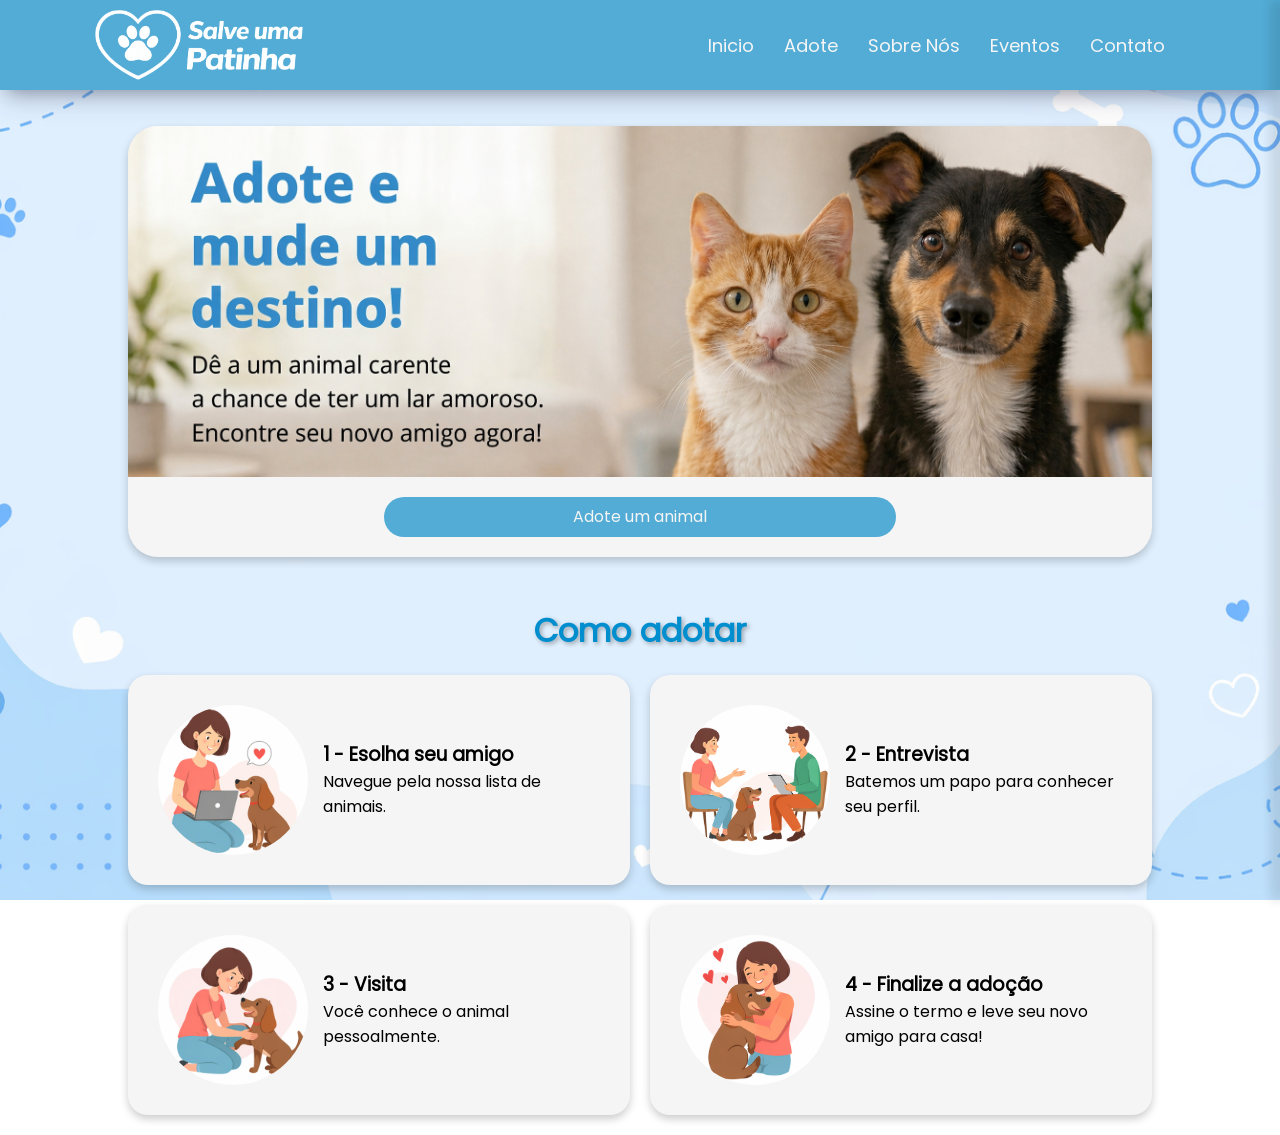
<file: index.html>
<!DOCTYPE html>
<html lang="pt-br">

<head>
    <meta charset="UTF-8">
    <meta name="viewport" content="width=device-width, initial-scale=1.0">
    <link rel="icon" type="image/x-icon" href="imagens/Logo.png">
    <title>Salve uma Patinha</title>
    <link rel="stylesheet" href="style.css">
</head>

<body>
    <!--Menu de Navegação-->
    <nav>
        <div>
            <a href="index.html" class="logo"><img src="imagens/Logo Completa branca.png" alt="logo da página"></a>
        </div>
        <ul>
            <li onclick="abrirMenu()" class="esconder-pc"><a href="#" class="icone">&#9776;</a></li>
            <li class="esconder-mobile"><a href="index.html">Inicio</a></li>
            <li class="esconder-mobile"><a href="adote.html">Adote</a></li>
            <li class="esconder-mobile"><a href="sobre.html">Sobre Nós</a></li>
            <li class="esconder-mobile"><a href="eventos.html">Eventos</a></li>
            <li class="esconder-mobile"><a href="contato.html">Contato</a></li>
        </ul>

        <!--Menu Mobile-->
        <ul class="menu-lateral">
            <li onclick="fecharMenu()"><a href="#" class="icone">&#10006;</a></li>
            <li><a href="index.html">Inicio</a></li>
            <li><a href="adote.html">Adote</a></li>
            <li><a href="sobre.html">Sobre Nós</a></li>
            <li><a href="eventos.html">Eventos</a></li>
            <li><a href="contato.html">Contato</a></li>
        </ul>
        <script src="script.js"></script>

    </nav>

    <!--Principal-->
    <main>
        <div class="container">
            <div class="capa">
                <img src="imagens/Capa.png" alt="imagem de adoção">

                <a href="adote.html">Adote um animal</a>
            </div>

            <!--Explicação de como adotar-->
            <div class="como-adotar">
                <h1 class="como-adotar-titulo">Como adotar</h1>

                <div class="card">
                    <img src="imagens/escolha-seu-amigo.png" alt="pessoa procurando um animal para adotar">
                    <div class="card-texto">
                        <h3>1 - Esolha seu amigo</h3>
                        <p>Navegue pela nossa lista de animais.</p>
                    </div>
                </div>

                <div class="card">
                    <img src="imagens/entrevista.png" alt="pessoa sendo entrevistada para adotar um animal">
                    <div class="card-texto">
                        <h3>2 - Entrevista</h3>
                        <p>Batemos um papo para conhecer seu perfil.</p>
                    </div>
                </div>

                <div class="card">
                    <img src="imagens/visita.png" alt="pessoa visitando animal que pretende adotar">
                    <div class="card-texto">
                        <h3>3 - Visita</h3>
                        <p>Você conhece o animal pessoalmente.</p>
                    </div>
                </div>

                <div class="card">
                    <img src="imagens/finalize-adocao.png" alt="pessoa com seu animal adotado">
                    <div class="card-texto">
                        <h3>4 - Finalize a adoção</h3>
                        <p>Assine o termo e leve seu novo amigo para casa!</p>
                    </div>
                </div>
            </div>
        </div>
    </main>
</body>

</html>
</file>
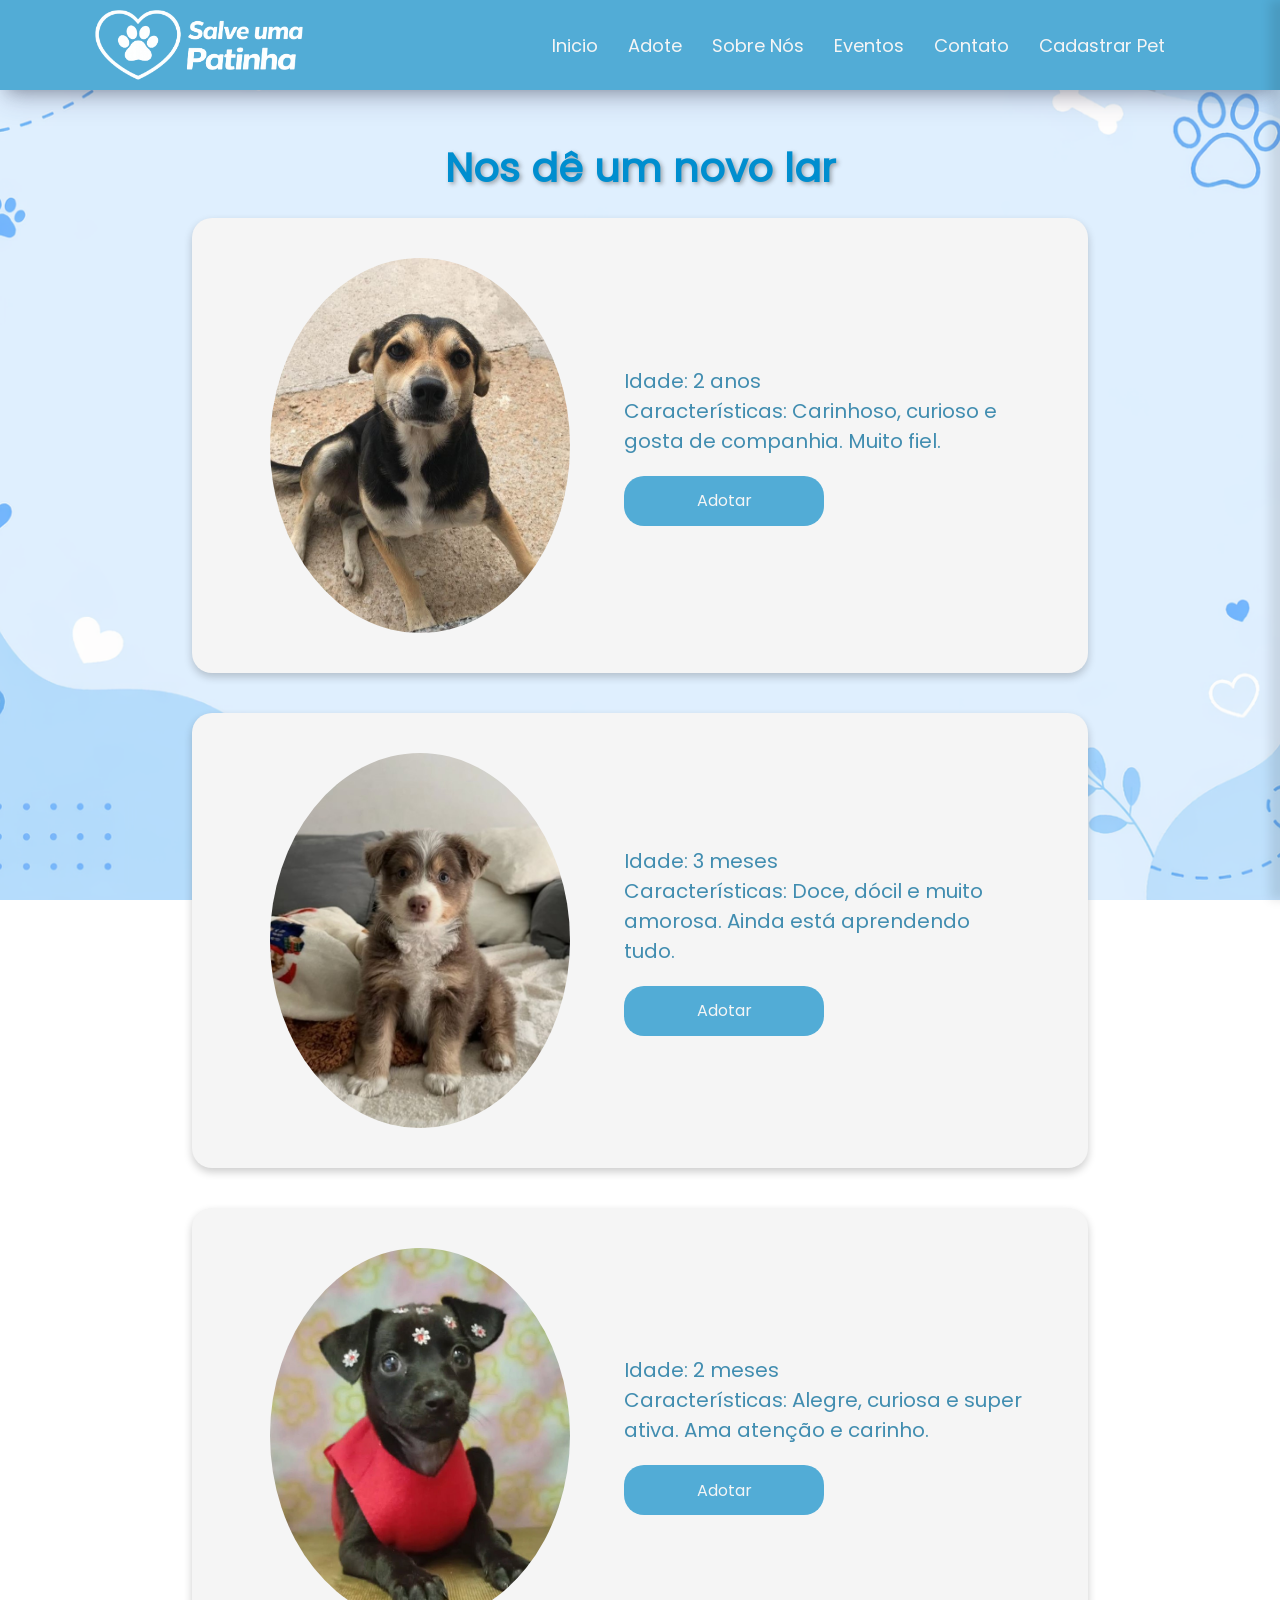
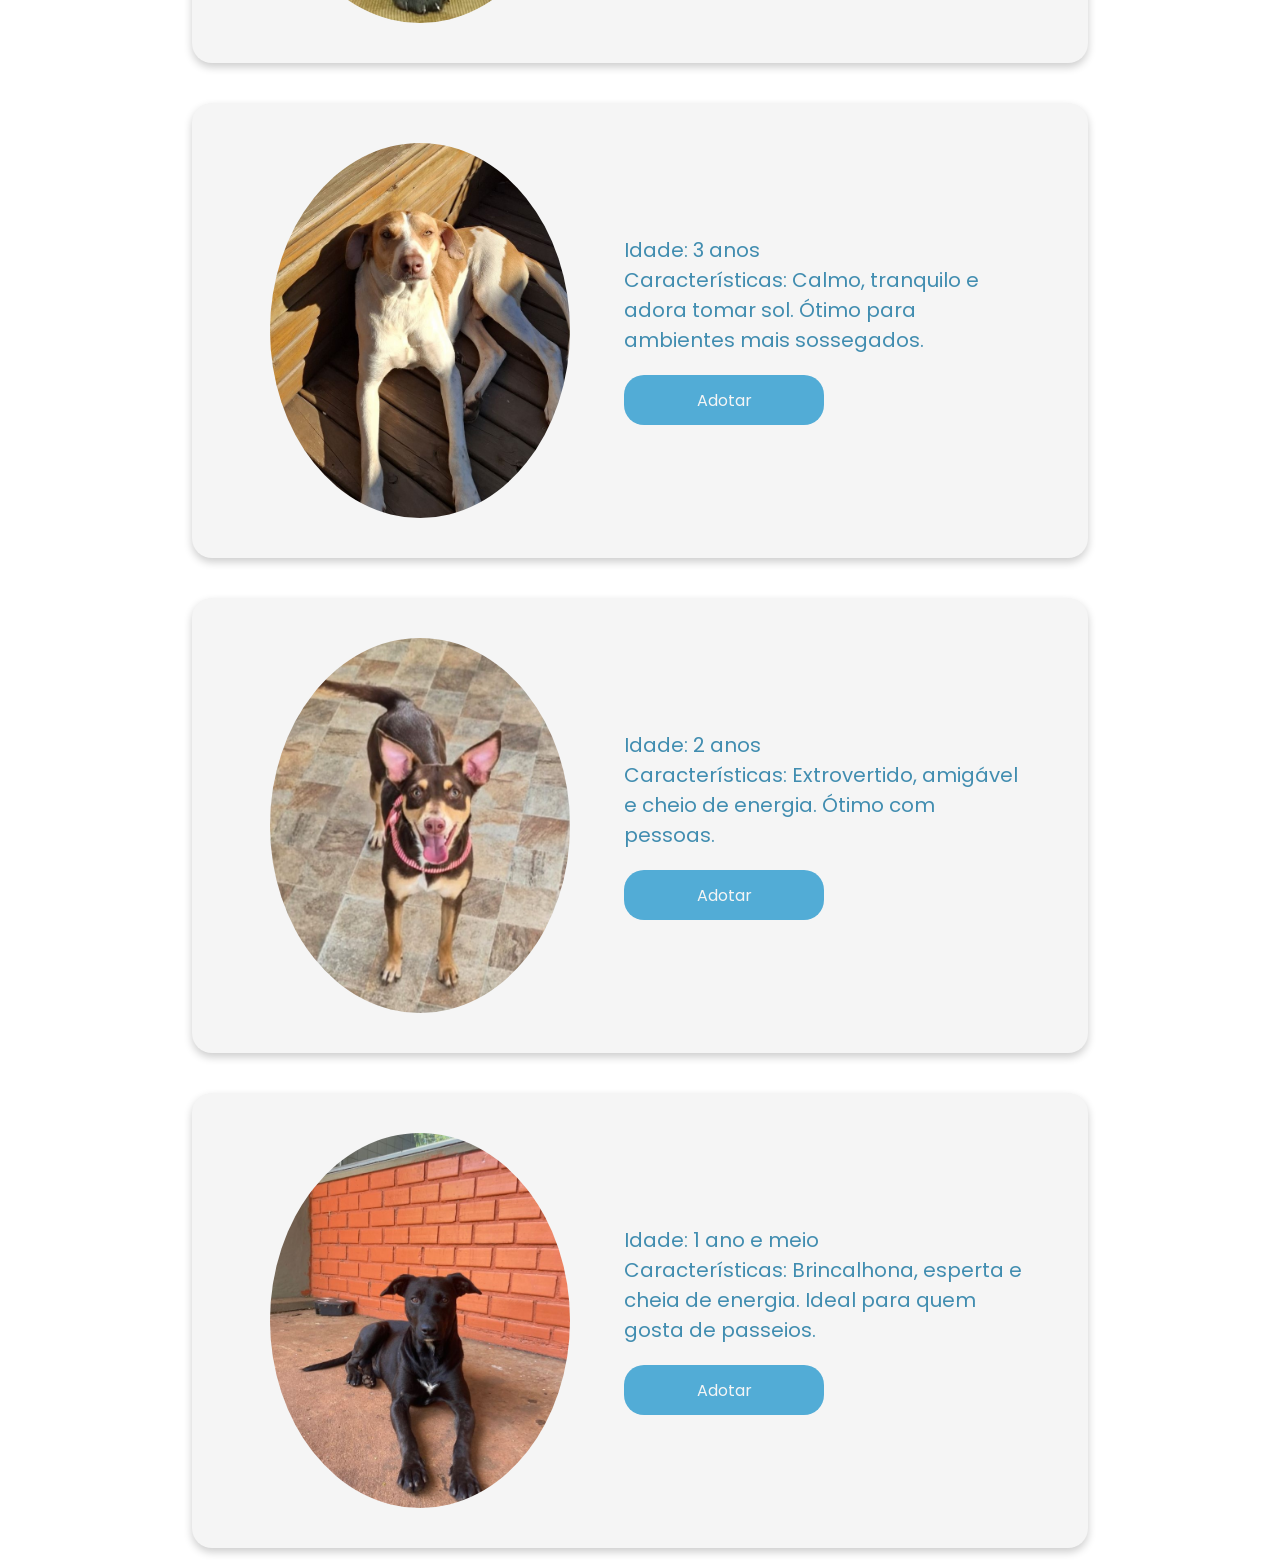
<file: adote.html>
<!doctype html>
<html lang="pt-br">
  <head>
    <meta charset="UTF-8" />
    <meta name="viewport" content="width=device-width, initial-scale=1.0" />
    <link rel="icon" type="image/x-icon" href="imagens/Logo.png" />
    <title>Salve uma Patinha</title>
    <link rel="stylesheet" href="style.css" />
  </head>

  <body>
    <!--Menu de Navegação-->
    <nav>
      <div class="logo">
        <a href="index.html" class="logo"
          ><img src="imagens/Logo Completa branca.png" alt="logo da página"
        /></a>
      </div>
      <ul>
        <li onclick="abrirMenu()" class="esconder-pc">
          <a href="#" class="icone">&#9776;</a>
        </li>
        <li class="esconder-mobile"><a href="index.html">Inicio</a></li>
        <li class="esconder-mobile"><a href="adote.html">Adote</a></li>
        <li class="esconder-mobile"><a href="sobre.html">Sobre Nós</a></li>
        <li class="esconder-mobile"><a href="eventos.html">Eventos</a></li>
        <li class="esconder-mobile"><a href="contato.html">Contato</a></li>
        <li class="esconder-mobile">
          <a href="cadastro_pet.html">Cadastrar Pet</a>
        </li>
      </ul>

      <!--Menu Mobile-->
      <ul class="menu-lateral">
        <li onclick="fecharMenu()"><a href="#" class="icone">&#10006;</a></li>
        <li><a href="index.html">Inicio</a></li>
        <li><a href="adote.html">Adote</a></li>
        <li><a href="sobre.html">Sobre Nós</a></li>
        <li><a href="eventos.html">Eventos</a></li>
        <li><a href="contato.html">Contato</a></li>
        <li><a href="cadastro_pet.html">Cadastrar Pet</a></li>
      </ul>
      <script src="script.js"></script>
    </nav>

    <!--Principal-->
    <main>
      <div class="container">
        <div class="titulo"><span>Nos dê um novo lar</span></div>

        <div class="animal">
          <img src="imagens/Max.jpeg" alt="Foto do animal" />
          <div class="caracteristicas">
            <p>Idade: 2 anos</p>
            <p>
              Características: Carinhoso, curioso e gosta de companhia. Muito
              fiel.
            </p>
            <div>
              <button class="butadotar">Adotar</button>
            </div>
          </div>
        </div>

        <div class="animal">
          <img src="imagens/Mel.jpeg" alt="Foto do animal" />

          <div class="caracteristicas">
            <p>Idade: 3 meses</p>
            <p>
              Características: Doce, dócil e muito amorosa. Ainda está
              aprendendo tudo.
            </p>
            <div>
              <button class="butadotar">Adotar</button>
            </div>
          </div>
        </div>

        <div class="animal">
          <img src="imagens/Nina.jpeg" alt="Foto do animal" />

          <div class="caracteristicas">
            <p>Idade: 2 meses</p>
            <p>
              Características: Alegre, curiosa e super ativa. Ama atenção e
              carinho.
            </p>
            <div>
              <button class="butadotar">Adotar</button>
            </div>
          </div>
        </div>

        <div class="animal">
          <img src="imagens/Thor.jpeg" alt="Foto do animal" />

          <div class="caracteristicas">
            <p>Idade: 3 anos</p>
            <p>
              Características: Calmo, tranquilo e adora tomar sol. Ótimo para
              ambientes mais sossegados.
            </p>

            <div>
              <button class="butadotar">Adotar</button>
            </div>
          </div>
        </div>

        <div class="animal">
          <img src="imagens/Bob.jpeg" alt="Foto do animal" />

          <div class="caracteristicas">
            <p>Idade: 2 anos</p>
            <p>
              Características: Extrovertido, amigável e cheio de energia. Ótimo
              com pessoas.
            </p>
            <div>
              <button class="butadotar">Adotar</button>
            </div>
          </div>
        </div>

        <div class="animal">
          <img src="imagens/Luna.jpeg" alt="Foto do animal" />

          <div class="caracteristicas">
            <p>Idade: 1 ano e meio</p>
            <p>
              Características: Brincalhona, esperta e cheia de energia. Ideal
              para quem gosta de passeios.
            </p>
            <div>
              <button class="butadotar">Adotar</button>
            </div>
          </div>
        </div>
      </div>
    </main>
  </body>
</html>
</file>
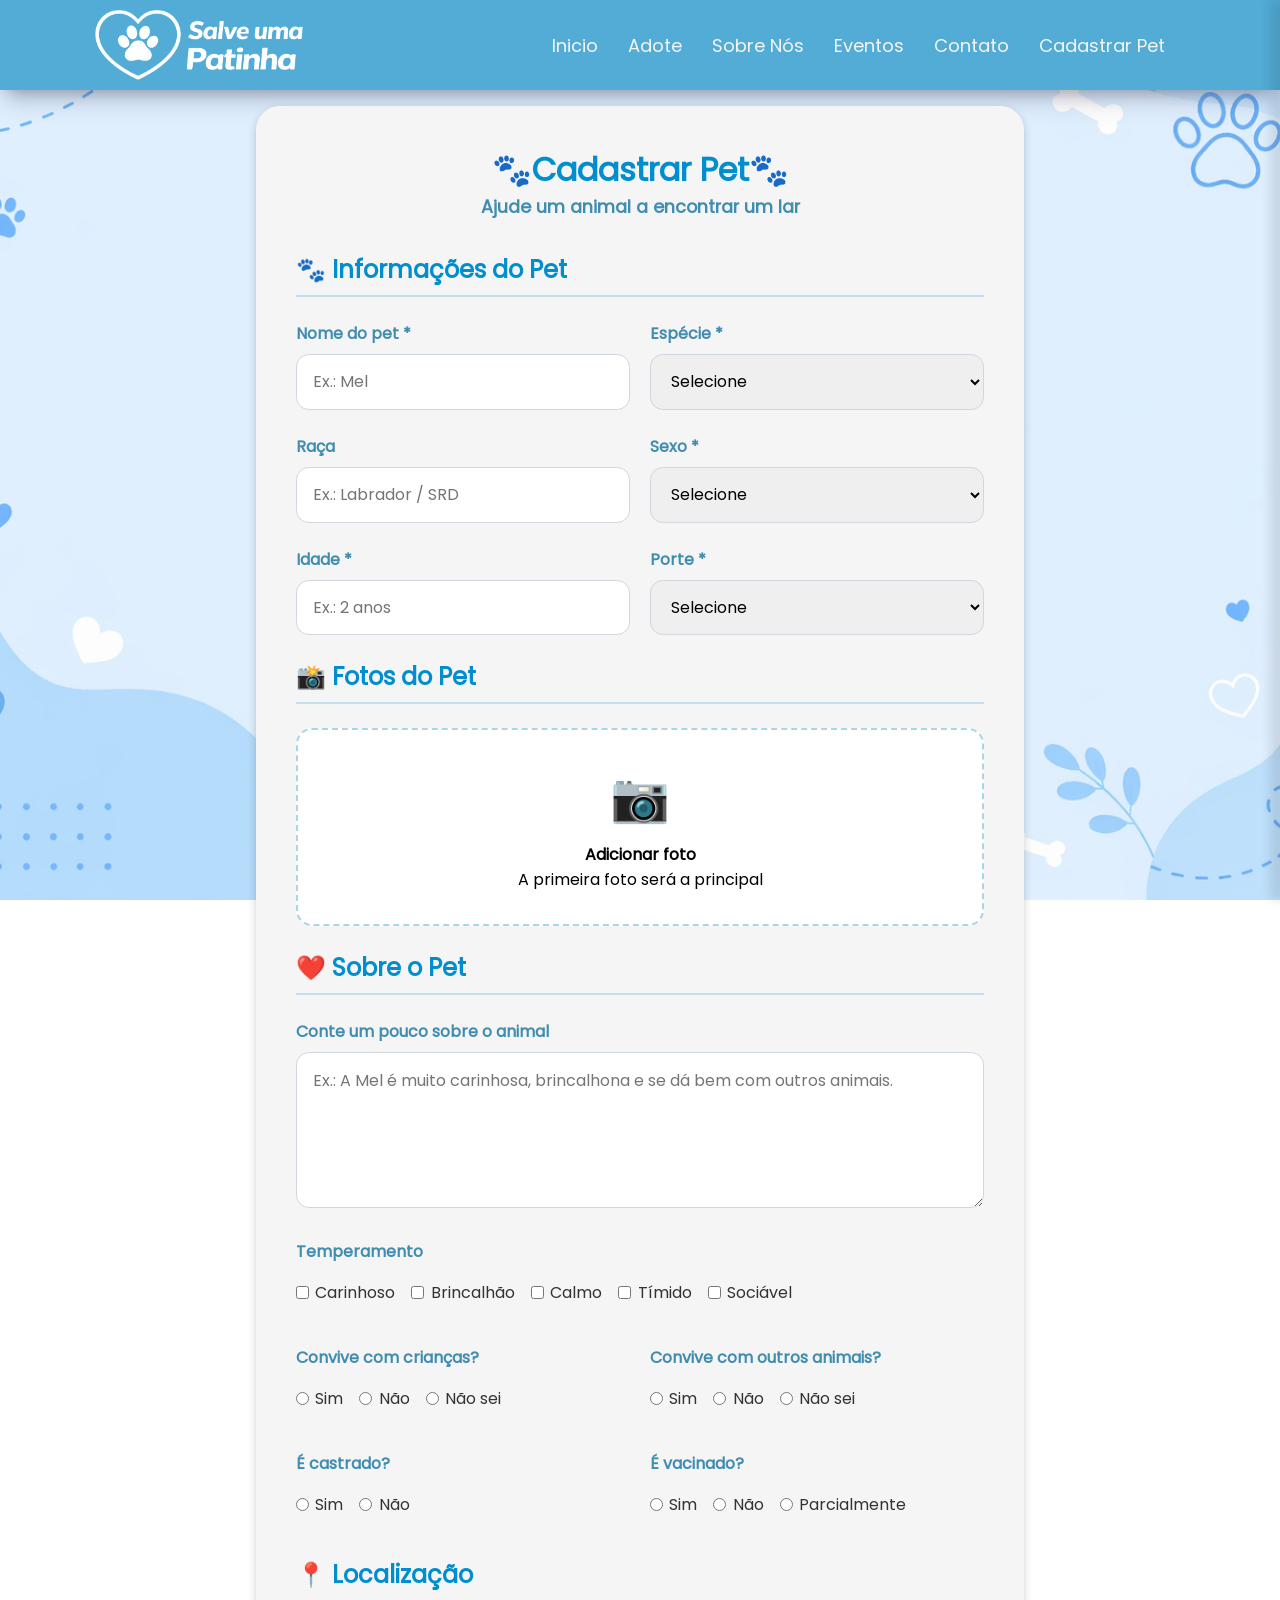
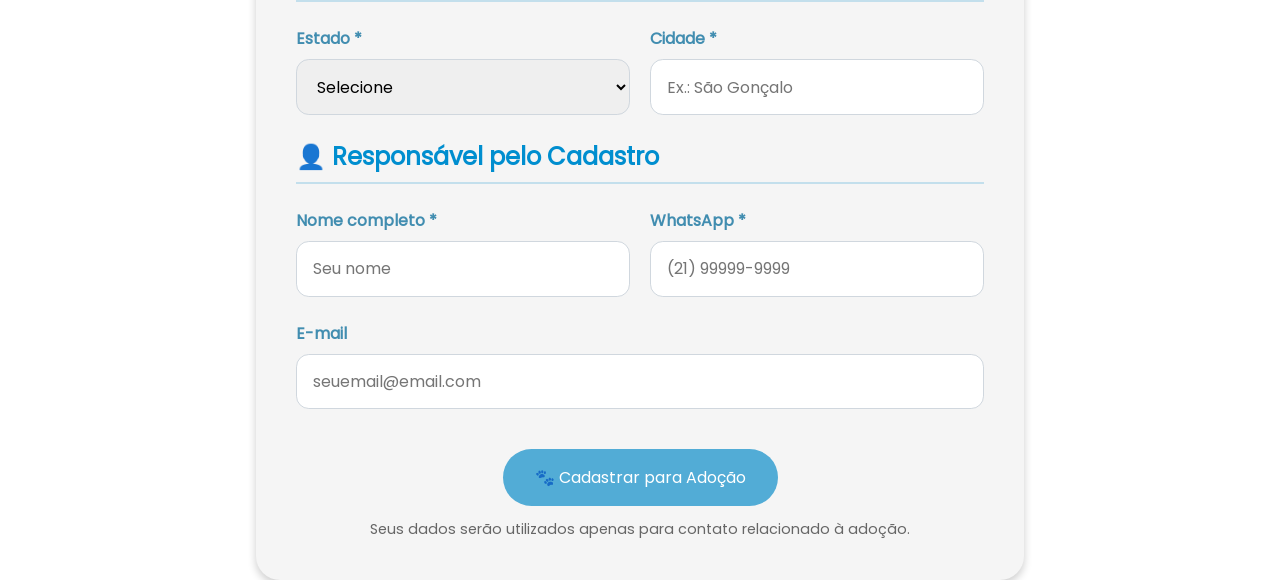
<file: cadastro_pet.html>
<!doctype html>
<html lang="pt-br">
  <head>
    <meta charset="UTF-8" />
    <meta name="viewport" content="width=device-width, initial-scale=1.0" />
    <link rel="icon" type="image/x-icon" href="imagens/Logo.png" />
    <title>Salve uma Patinha</title>
    <link rel="stylesheet" href="style.css" />
  </head>

  <body>
    <!--Menu de Navegação-->
    <nav>
      <div class="logo">
        <a href="index.html" class="logo"
          ><img src="imagens/Logo Completa branca.png" alt="logo da página"
        /></a>
      </div>
      <ul>
        <li onclick="abrirMenu()" class="esconder-pc">
          <a href="#" class="icone">&#9776;</a>
        </li>
        <li class="esconder-mobile"><a href="index.html">Inicio</a></li>
        <li class="esconder-mobile"><a href="adote.html">Adote</a></li>
        <li class="esconder-mobile"><a href="sobre.html">Sobre Nós</a></li>
        <li class="esconder-mobile"><a href="eventos.html">Eventos</a></li>
        <li class="esconder-mobile"><a href="contato.html">Contato</a></li>
        <li class="esconder-mobile">
          <a href="cadastro_pet.html">Cadastrar Pet</a>
        </li>
      </ul>

      <!--Menu Mobile-->
      <ul class="menu-lateral">
        <li onclick="fecharMenu()"><a href="#" class="icone">&#10006;</a></li>
        <li><a href="index.html">Inicio</a></li>
        <li><a href="adote.html">Adote</a></li>
        <li><a href="sobre.html">Sobre Nós</a></li>
        <li><a href="eventos.html">Eventos</a></li>
        <li><a href="contato.html">Contato</a></li>
        <li><a href="cadastro_pet.html">Cadastrar Pet</a></li>
      </ul>
      <script src="script.js"></script>
    </nav>

    <main>
      <div class="container">
        <form action="#" class="cadastro">
          <div class="form-header">
            <h1>🐾Cadastrar Pet🐾</h1>
            <h2>Ajude um animal a encontrar um lar</h2>
          </div>
          <div class="informacoes_pet">
            <h2>🐾 Informações do Pet</h2>

            <div class="linha-campos">
              <div class="campo">
                <label for="nome">Nome do pet *</label>
                <div class="input_field">
                  <input
                    type="text"
                    id="nome"
                    name="nome"
                    placeholder="Ex.: Mel"
                    required
                  />
                </div>
              </div>

              <div class="campo">
                <label for="especie">Espécie *</label>
                <div class="input_field">
                  <select name="especie" id="especie" required>
                    <option value="">Selecione</option>
                    <option value="cachorro">Cachorro</option>
                    <option value="gato">Gato</option>
                    <option value="coelho">Coelho</option>
                    <option value="outro">Outro</option>
                  </select>
                </div>
              </div>
            </div>

            <div class="linha-campos">
              <div class="campo">
                <label for="raca">Raça</label>
                <div class="input_field">
                  <input
                    type="text"
                    id="raca"
                    name="raca"
                    placeholder="Ex.: Labrador / SRD"
                  />
                </div>
              </div>

              <div class="campo">
                <label for="sexo">Sexo *</label>
                <div class="input_field">
                  <select name="sexo" id="sexo" required>
                    <option value="">Selecione</option>
                    <option value="macho">Macho</option>
                    <option value="femea">Fêmea</option>
                  </select>
                </div>
              </div>
            </div>

            <div class="linha-campos">
              <div class="campo">
                <label for="idade">Idade *</label>
                <div class="input_field">
                  <input
                    type="text"
                    id="idade"
                    name="idade"
                    placeholder="Ex.: 2 anos"
                    required
                  />
                </div>
              </div>

              <div class="campo">
                <label for="porte">Porte *</label>
                <div class="input_field">
                  <select name="porte" id="porte" required>
                    <option value="">Selecione</option>
                    <option value="pequeno">Pequeno</option>
                    <option value="medio">Médio</option>
                    <option value="grande">Grande</option>
                  </select>
                </div>
              </div>
            </div>

            <h2>📸 Fotos do Pet</h2>

            <div class="upload-foto">
              <label for="foto" class="upload-area">
                <span class="icone-upload">📷</span>
                <strong>Adicionar foto</strong>
                <p>A primeira foto será a principal</p>
              </label>

              <input
                type="file"
                id="foto"
                name="foto"
                accept="image/*"
                multiple
              />
            </div>

            <h2>❤️ Sobre o Pet</h2>

            <div class="campo campo-completo">
              <label for="descricao">Conte um pouco sobre o animal</label>
              <div class="input_field">
                <textarea
                  id="descricao"
                  name="descricao"
                  rows="5"
                  placeholder="Ex.: A Mel é muito carinhosa, brincalhona e se dá bem com outros animais."
                ></textarea>
              </div>
            </div>

            <div class="campo campo-completo">
              <label>Temperamento</label>

              <div class="checkbox-group">
                <label
                  ><input
                    type="checkbox"
                    name="temperamento"
                    value="carinhoso"
                  />
                  Carinhoso</label
                >

                <label
                  ><input
                    type="checkbox"
                    name="temperamento"
                    value="brincalhao"
                  />
                  Brincalhão</label
                >

                <label
                  ><input type="checkbox" name="temperamento" value="calmo" />
                  Calmo</label
                >

                <label
                  ><input type="checkbox" name="temperamento" value="timido" />
                  Tímido</label
                >

                <label
                  ><input
                    type="checkbox"
                    name="temperamento"
                    value="sociavel"
                  />
                  Sociável</label
                >
              </div>
            </div>

            <div class="linha-campos radios">
              <div class="campo">
                <label>Convive com crianças?</label>

                <div class="radio-group">
                  <label
                    ><input type="radio" name="criancas" value="sim" />
                    Sim</label
                  >
                  <label
                    ><input type="radio" name="criancas" value="nao" />
                    Não</label
                  >
                  <label
                    ><input type="radio" name="criancas" value="naosei" /> Não
                    sei</label
                  >
                </div>
              </div>

              <div class="campo">
                <label>Convive com outros animais?</label>

                <div class="radio-group">
                  <label
                    ><input type="radio" name="animais" value="sim" />
                    Sim</label
                  >
                  <label
                    ><input type="radio" name="animais" value="nao" />
                    Não</label
                  >
                  <label
                    ><input type="radio" name="animais" value="naosei" /> Não
                    sei</label
                  >
                </div>
              </div>
            </div>

            <div class="linha-campos radios">
              <div class="campo">
                <label>É castrado?</label>

                <div class="radio-group">
                  <label
                    ><input type="radio" name="castrado" value="sim" />
                    Sim</label
                  >
                  <label
                    ><input type="radio" name="castrado" value="nao" />
                    Não</label
                  >
                </div>
              </div>

              <div class="campo">
                <label>É vacinado?</label>

                <div class="radio-group">
                  <label
                    ><input type="radio" name="vacinado" value="sim" />
                    Sim</label
                  >
                  <label
                    ><input type="radio" name="vacinado" value="nao" />
                    Não</label
                  >
                  <label
                    ><input type="radio" name="vacinado" value="parcialmente" />
                    Parcialmente</label
                  >
                </div>
              </div>
            </div>

            <h2>📍 Localização</h2>

            <div class="linha-campos">
              <div class="campo">
                <label for="estado">Estado *</label>
                <div class="input_field">
                  <select id="estado" name="estado" required>
                    <option value="">Selecione</option>
                    <option value="AC">Acre</option>
                    <option value="AL">Alagoas</option>
                    <option value="AP">Amapá</option>
                    <option value="AM">Amazonas</option>
                    <option value="BA">Bahia</option>
                    <option value="CE">Ceará</option>
                    <option value="DF">Distrito Federal</option>
                    <option value="ES">Espírito Santo</option>
                    <option value="GO">Goiás</option>
                    <option value="MA">Maranhão</option>
                    <option value="MT">Mato Grosso</option>
                    <option value="MS">Mato Grosso do Sul</option>
                    <option value="MG">Minas Gerais</option>
                    <option value="PA">Pará</option>
                    <option value="PB">Paraíba</option>
                    <option value="PR">Paraná</option>
                    <option value="PE">Pernambuco</option>
                    <option value="PI">Piauí</option>
                    <option value="RJ">Rio de Janeiro</option>
                    <option value="RN">Rio Grande do Norte</option>
                    <option value="RS">Rio Grande do Sul</option>
                    <option value="RO">Rondônia</option>
                    <option value="RR">Roraima</option>
                    <option value="SC">Santa Catarina</option>
                    <option value="SP">São Paulo</option>
                    <option value="SE">Sergipe</option>
                    <option value="TO">Tocantins</option>
                  </select>
                </div>
              </div>

              <div class="campo">
                <label for="cidade">Cidade *</label>
                <div class="input_field">
                  <input
                    type="text"
                    id="cidade"
                    name="cidade"
                    placeholder="Ex.: São Gonçalo"
                    required
                  />
                </div>
              </div>
            </div>

            <h2>👤 Responsável pelo Cadastro</h2>

            <div class="linha-campos">
              <div class="campo">
                <label for="responsavel">Nome completo *</label>
                <div class="input_field">
                  <input
                    type="text"
                    id="responsavel"
                    name="responsavel"
                    placeholder="Seu nome"
                    required
                  />
                </div>
              </div>

              <div class="campo">
                <label for="whatsapp">WhatsApp *</label>
                <div class="input_field">
                  <input
                    type="tel"
                    id="whatsapp"
                    name="whatsapp"
                    placeholder="(21) 99999-9999"
                    required
                  />
                </div>
              </div>
            </div>

            <div class="campo campo-completo">
              <label for="email">E-mail</label>
              <div class="input_field">
                <input
                  type="email"
                  id="email"
                  name="email"
                  placeholder="seuemail@email.com"
                />
              </div>
            </div>

            <div class="btn-cadastro">
              <button type="submit">🐾 Cadastrar para Adoção</button>

              <p>
                Seus dados serão utilizados apenas para contato relacionado à
                adoção.
              </p>
            </div>
          </div>
        </form>
      </div>
    </main>
  </body>
</html>
</file>
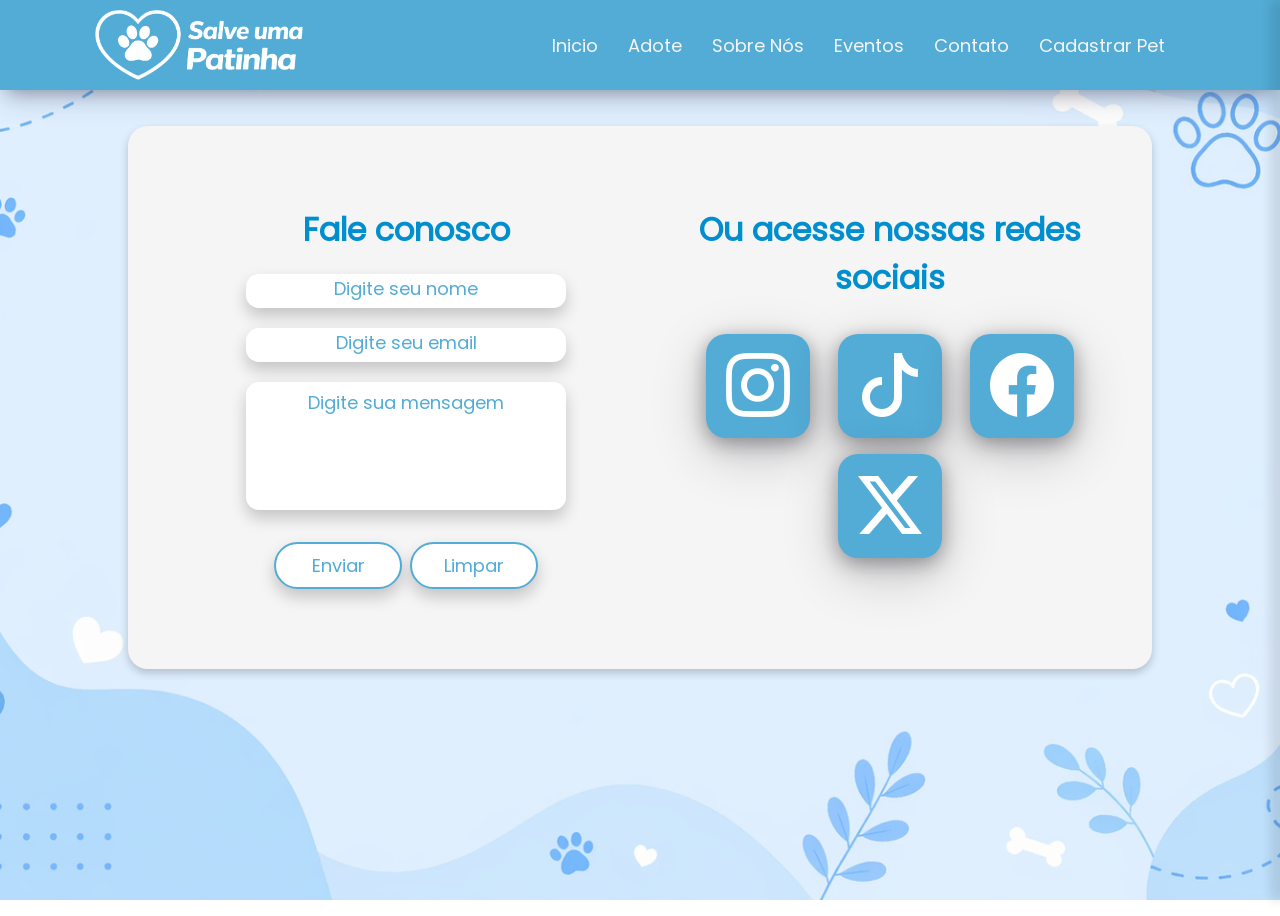
<file: contato.html>
<!DOCTYPE html>
<html lang="pt-br">

<head>
    <meta charset="UTF-8">
    <meta name="viewport" content="width=device-width, initial-scale=1.0">
    <link rel="icon" type="image/x-icon" href="imagens/Logo.png">
    <title>Salve uma Patinha</title>
    <link rel="stylesheet" href="style.css">
    <link rel="stylesheet" href="https://cdn.jsdelivr.net/npm/bootstrap-icons@1.13.1/font/bootstrap-icons.min.css">
</head>

<body>
    <!--Menu de Navegação-->
    <nav>
      <div class="logo">
        <a href="index.html" class="logo"
          ><img src="imagens/Logo Completa branca.png" alt="logo da página"
        /></a>
      </div>
      <ul>
        <li onclick="abrirMenu()" class="esconder-pc">
          <a href="#" class="icone">&#9776;</a>
        </li>
        <li class="esconder-mobile"><a href="index.html">Inicio</a></li>
        <li class="esconder-mobile"><a href="adote.html">Adote</a></li>
        <li class="esconder-mobile"><a href="sobre.html">Sobre Nós</a></li>
        <li class="esconder-mobile"><a href="eventos.html">Eventos</a></li>
        <li class="esconder-mobile"><a href="contato.html">Contato</a></li>
        <li class="esconder-mobile">
          <a href="cadastro_pet.html">Cadastrar Pet</a>
        </li>
      </ul>

      <!--Menu Mobile-->
      <ul class="menu-lateral">
        <li onclick="fecharMenu()"><a href="#" class="icone">&#10006;</a></li>
        <li><a href="index.html">Inicio</a></li>
        <li><a href="adote.html">Adote</a></li>
        <li><a href="sobre.html">Sobre Nós</a></li>
        <li><a href="eventos.html">Eventos</a></li>
        <li><a href="contato.html">Contato</a></li>
        <li><a href="cadastro_pet.html">Cadastrar Pet</a></li>
      </ul>
      <script src="script.js"></script>
    </nav>

    <!--Principal-->
    <main>
        <div class="container">
            <div class="caixaContato">

                <div class="formulario">

                    <form action="mailto:#" method="post">
                        <h1>Fale conosco</h1>

                        <label for="i_nome"></label>
                        <input type="text" name="nome" id="i_nome" placeholder="Digite seu nome">

                        <label for="i_email"></label>
                        <input type="text" name="email" id="i_email" placeholder="Digite seu email">

                        <label for="i_msg"></label>
                        <textarea name="msg" id="i_msg" placeholder="Digite sua mensagem"></textarea>

                        <div class="btn">
                            <button type="submit">Enviar</button>
                            <button type="reset">Limpar</button>
                        </div>
                    </form>

                </div>
                <!-- 🔥 NOVO CONTAINER DAS REDES -->
                <div class="redes-container">

                    <div class="titulo-redessociais">
                        <h1>Ou acesse nossas redes sociais</h1>
                    </div>

                    <div class="redesSociais">
                        <!--tik tok, insta, face e X-->
                        <a href="#"><i class="bi bi-instagram"></i></a>
                        <a href="#"><i class="bi bi-tiktok"></i></a>
                        <a href="#"><i class="bi bi-facebook"></i></a>
                        <a href="#"><i class="bi bi-twitter-x"></i></a>
                    </div>

                </div>

            </div>
        </div>
        </div>
    </main>
</body>

</html>
</file>
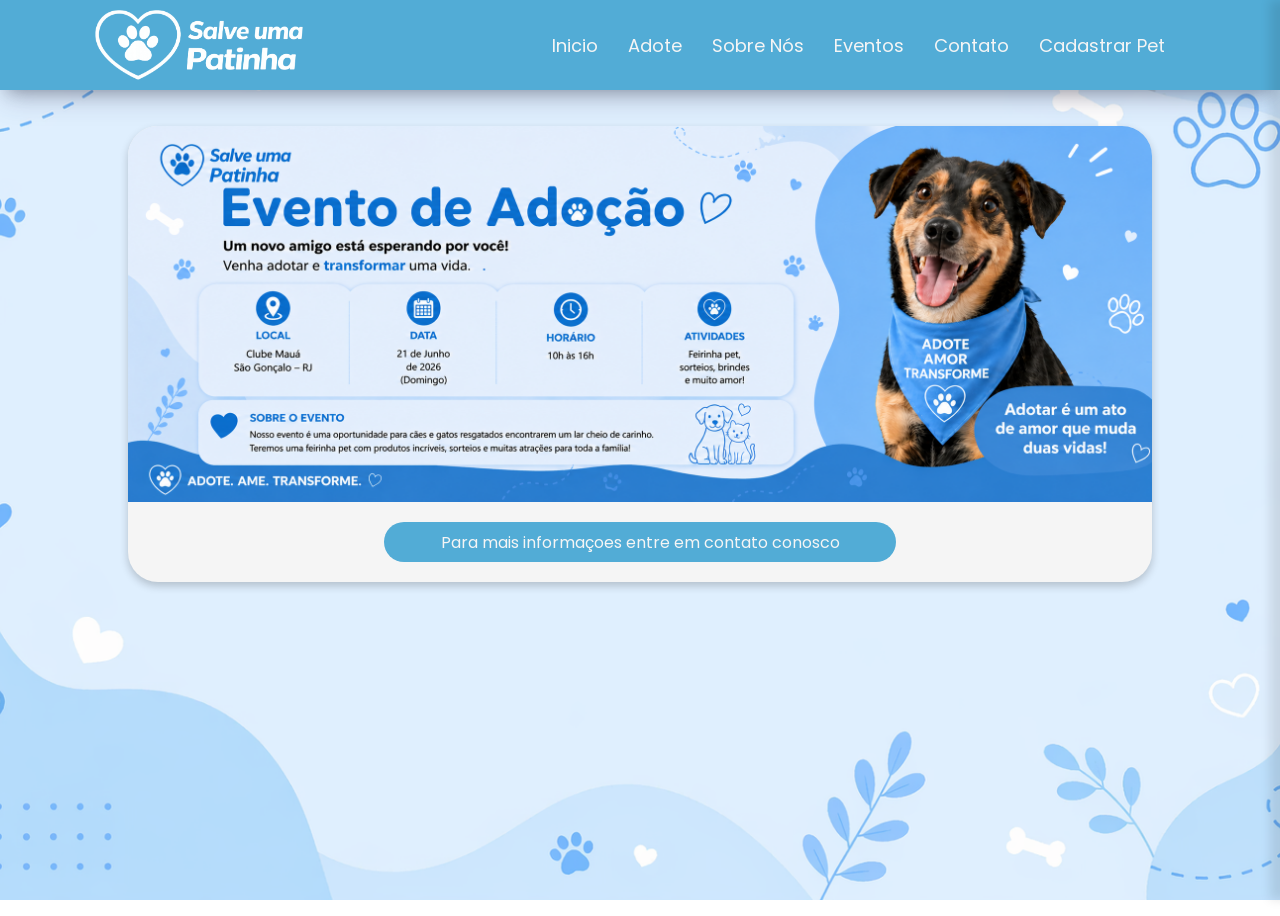
<file: eventos.html>
<!doctype html>
<html lang="pt-br">
  <head>
    <meta charset="UTF-8" />
    <meta name="viewport" content="width=device-width, initial-scale=1.0" />
    <link rel="icon" type="image/x-icon" href="imagens/Logo.png" />
    <title>Salve uma Patinha</title>
    <link rel="stylesheet" href="style.css" />
  </head>

  <body>
    <!--Menu de Navegação-->
    <nav>
      <div class="logo">
        <a href="index.html" class="logo"
          ><img src="imagens/Logo Completa branca.png" alt="logo da página"
        /></a>
      </div>
      <ul>
        <li onclick="abrirMenu()" class="esconder-pc">
          <a href="#" class="icone">&#9776;</a>
        </li>
        <li class="esconder-mobile"><a href="index.html">Inicio</a></li>
        <li class="esconder-mobile"><a href="adote.html">Adote</a></li>
        <li class="esconder-mobile"><a href="sobre.html">Sobre Nós</a></li>
        <li class="esconder-mobile"><a href="eventos.html">Eventos</a></li>
        <li class="esconder-mobile"><a href="contato.html">Contato</a></li>
        <li class="esconder-mobile">
          <a href="cadastro_pet.html">Cadastrar Pet</a>
        </li>
      </ul>

      <!--Menu Mobile-->
      <ul class="menu-lateral">
        <li onclick="fecharMenu()"><a href="#" class="icone">&#10006;</a></li>
        <li><a href="index.html">Inicio</a></li>
        <li><a href="adote.html">Adote</a></li>
        <li><a href="sobre.html">Sobre Nós</a></li>
        <li><a href="eventos.html">Eventos</a></li>
        <li><a href="contato.html">Contato</a></li>
        <li><a href="cadastro_pet.html">Cadastrar Pet</a></li>
      </ul>
      <script src="script.js"></script>
    </nav>

    <!--Principal-->
    <main>
      <div class="container">
        <div class="capa-evento">
          <img src="imagens/evento.png" alt="Divulgação do evento de adoção" />

          <a href="contato.html"
            ><span>Para mais informaçoes entre em contato conosco</span></a
          >
        </div>
      </div>
    </main>
  </body>
</html>
</file>
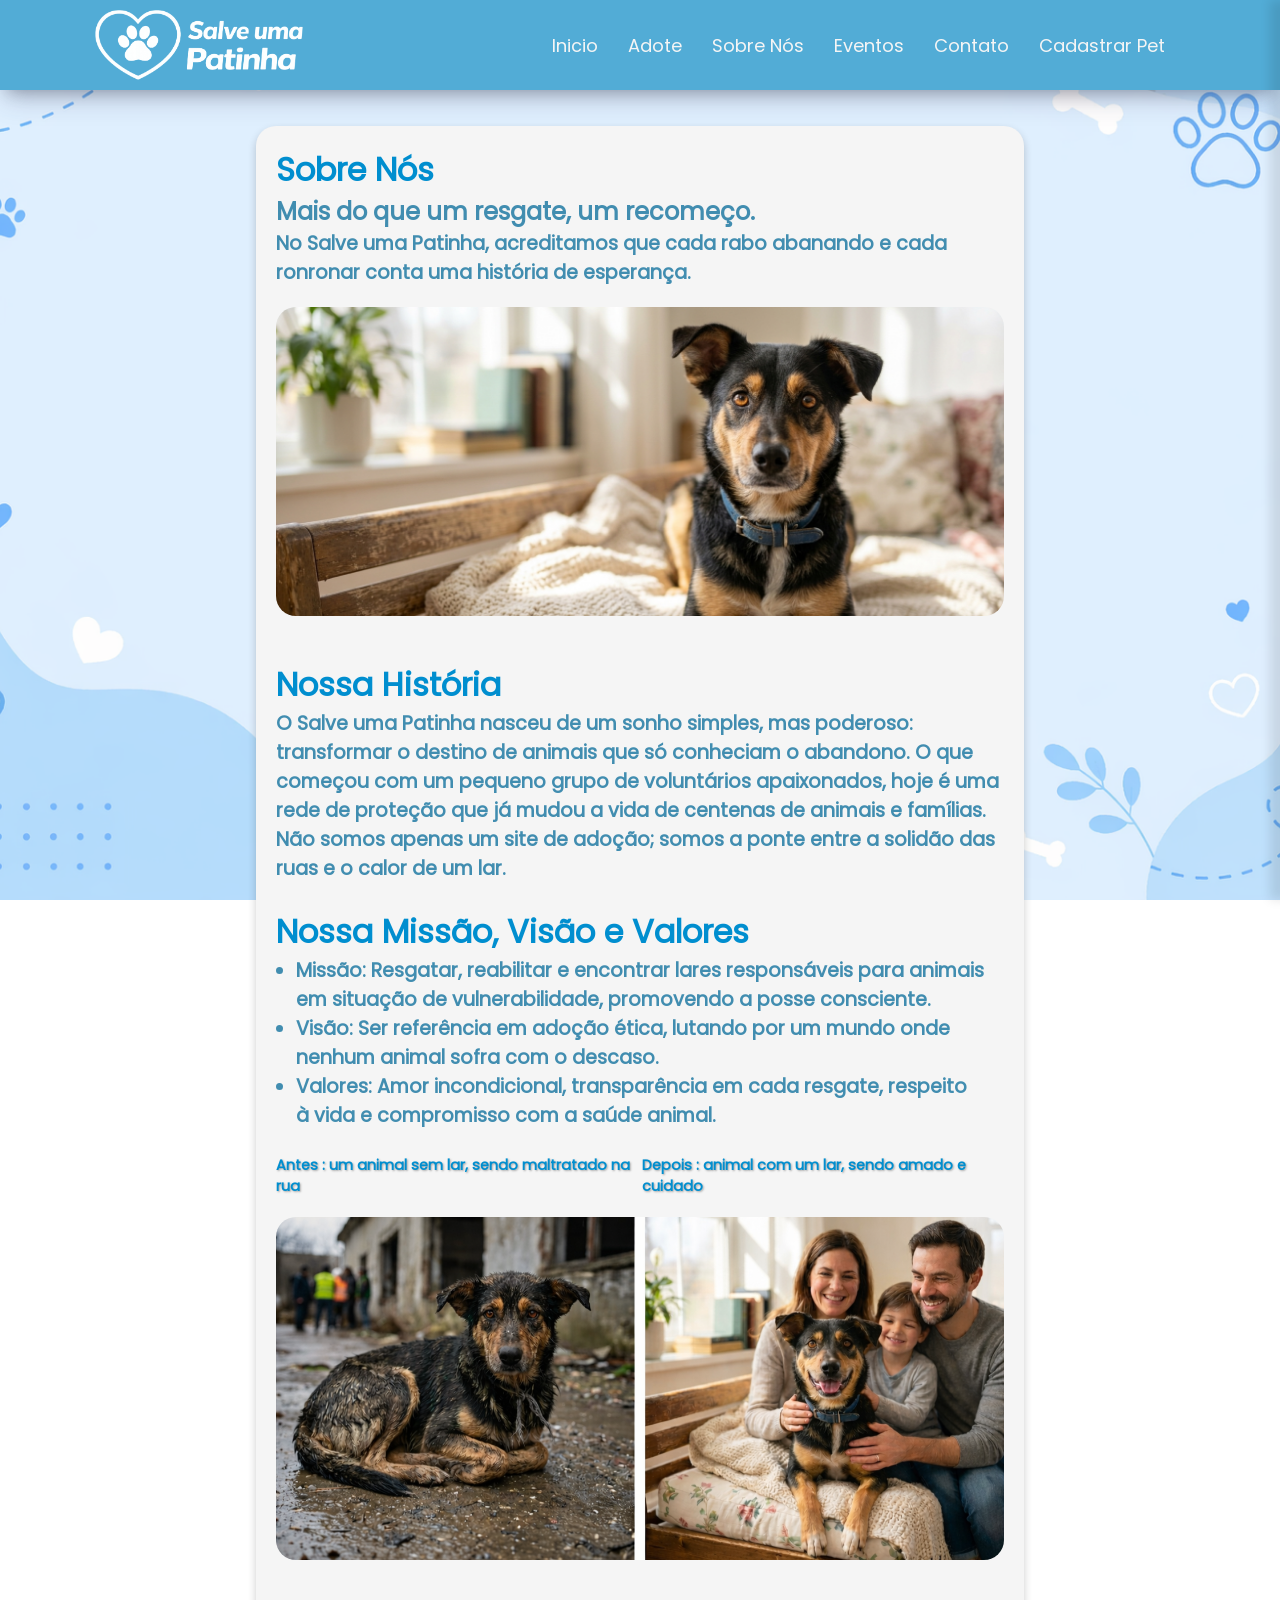
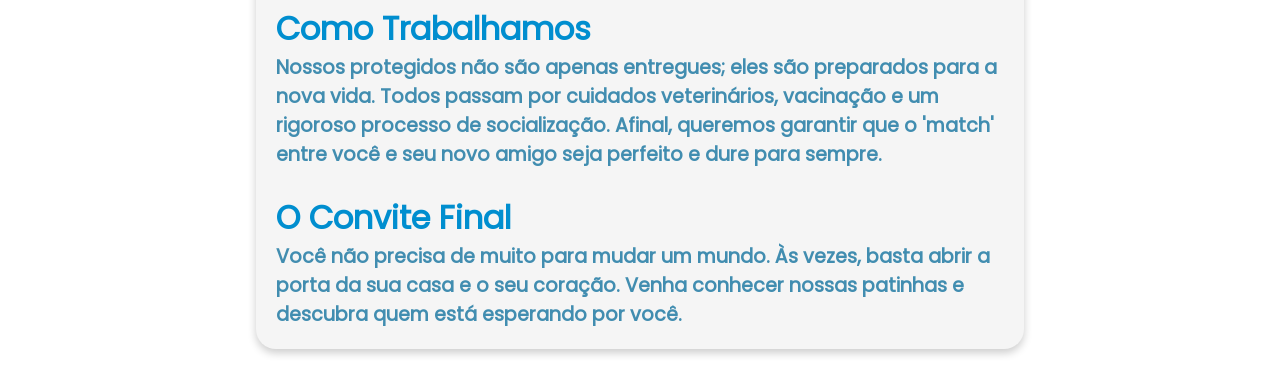
<file: sobre.html>
<!doctype html>
<html lang="pt-br">
  <head>
    <meta charset="UTF-8" />
    <meta name="viewport" content="width=device-width, initial-scale=1.0" />
    <link rel="icon" type="image/x-icon" href="imagens/Logo.png" />
    <title>Salve uma Patinha</title>
    <link rel="stylesheet" href="style.css" />
  </head>

  <body>
    <!--Menu de Navegação-->
    <nav>
      <div class="logo">
        <a href="index.html" class="logo"
          ><img src="imagens/Logo Completa branca.png" alt="logo da página"
        /></a>
      </div>
      <ul>
        <li onclick="abrirMenu()" class="esconder-pc">
          <a href="#" class="icone">&#9776;</a>
        </li>
        <li class="esconder-mobile"><a href="index.html">Inicio</a></li>
        <li class="esconder-mobile"><a href="adote.html">Adote</a></li>
        <li class="esconder-mobile"><a href="sobre.html">Sobre Nós</a></li>
        <li class="esconder-mobile"><a href="eventos.html">Eventos</a></li>
        <li class="esconder-mobile"><a href="contato.html">Contato</a></li>
        <li class="esconder-mobile">
          <a href="cadastro_pet.html">Cadastrar Pet</a>
        </li>
      </ul>

      <!--Menu Mobile-->
      <ul class="menu-lateral">
        <li onclick="fecharMenu()"><a href="#" class="icone">&#10006;</a></li>
        <li><a href="index.html">Inicio</a></li>
        <li><a href="adote.html">Adote</a></li>
        <li><a href="sobre.html">Sobre Nós</a></li>
        <li><a href="eventos.html">Eventos</a></li>
        <li><a href="contato.html">Contato</a></li>
        <li><a href="cadastro_pet.html">Cadastrar Pet</a></li>
      </ul>
      <script src="script.js"></script>
    </nav>

    <!--Principal-->
    <main>
      <div class="container">
        <div class="caixa">
          <h1>Sobre Nós</h1>
          <h2>Mais do que um resgate, um recomeço.</h2>
          <h3>
            No Salve uma Patinha, acreditamos que cada rabo abanando e cada
            ronronar conta uma história de esperança.
          </h3>
          <img src="imagens/cao texto.png" alt="foto de um cachorro" />

          <br />

          <h1>Nossa História</h1>
          <h3>
            O Salve uma Patinha nasceu de um sonho simples, mas poderoso:
            transformar o destino de animais que só conheciam o abandono. O que
            começou com um pequeno grupo de voluntários apaixonados, hoje é uma
            rede de proteção que já mudou a vida de centenas de animais e
            famílias. Não somos apenas um site de adoção; somos a ponte entre a
            solidão das ruas e o calor de um lar.
          </h3>

          <br />

          <h1>Nossa Missão, Visão e Valores</h1>
          <h3>
            <ul>
              <li>
                Missão: Resgatar, reabilitar e encontrar lares responsáveis para
                animais em situação de vulnerabilidade, promovendo a posse
                consciente.
              </li>
              <li>
                Visão: Ser referência em adoção ética, lutando por um mundo onde
                nenhum animal sofra com o descaso.
              </li>
              <li>
                Valores: Amor incondicional, transparência em cada resgate,
                respeito à vida e compromisso com a saúde animal.
              </li>
            </ul>
          </h3>

          <br />
          <div class="axd">
            <div class="antes">
              Antes : um animal sem lar, sendo maltratado na rua
            </div>

            <div class="depois">
              Depois : animal com um lar, sendo amado e cuidado
            </div>
          </div>

          <img
            src="imagens/antes x depois texto.png"
            alt="animal sem lar x animal com lar"
          />

          <br />

          <h1>Como Trabalhamos</h1>
          <h3>
            Nossos protegidos não são apenas entregues; eles são preparados para
            a nova vida. Todos passam por cuidados veterinários, vacinação e um
            rigoroso processo de socialização. Afinal, queremos garantir que o
            'match' entre você e seu novo amigo seja perfeito e dure para
            sempre.
          </h3>

          <br />

          <h1>O Convite Final</h1>
          <h3>
            Você não precisa de muito para mudar um mundo. Às vezes, basta abrir
            a porta da sua casa e o seu coração. Venha conhecer nossas patinhas
            e descubra quem está esperando por você.
          </h3>
        </div>
      </div>
    </main>
  </body>
</html>
</file>
<file: style.css>
* {
  margin: 0;
  padding: 0;
  box-sizing: border-box;
  font-family: "Poppins", "Times New Roman", Times, serif;
}

@font-face {
  font-family: "Poppins";
  src: url(Poppins/Poppins-Regular.ttf);
}

/* CONTROLE GLOBAL DE TEXTO */
html {
  font-size: 16px;
}

body {
  background-image: url(imagens/fundo.png);
  background-repeat: no-repeat;
  background-position: center;
  background-attachment: fixed;
  background-size: cover;
}

/*Menu de Navegação*/

nav {
  width: 100%;
  height: 10dvh;
  display: flex;
  align-items: center;
  justify-content: space-between;
  padding: 2.5rem 5rem;
  margin-bottom: 1rem;
  background-color: rgb(82, 172, 214);
  box-shadow:
    rgba(50, 50, 93, 0.25) 0px 13px 27px -5px,
    rgba(0, 0, 0, 0.3) 0px 8px 16px -8px;
}

nav .logo {
  display: flex;
  align-items: center;
  justify-content: center;
}

nav .logo img {
  width: 13rem;
}

nav .logo:hover {
  background: none;
}

nav ul {
  margin: 0.625rem 1.25rem;
  list-style: none;
  display: flex;
  flex-wrap: wrap;
}

nav a {
  padding: 0.3125rem 0.9375rem;
  text-decoration: none;
  font-size: 1.125rem;
  border-radius: 50px;
  color: whitesmoke;
}

nav a:hover {
  background-color: rgba(106, 208, 255, 0.616);
}

nav a:active {
  color: rgb(82, 172, 214);
  background-color: whitesmoke;
}

main {
  min-height: calc(100dvh - 10dvh);
}

/*Menu mobile*/
.menu-lateral {
  position: fixed;
  top: 0;
  right: 0;

  height: 100dvh;
  width: 15.625rem;

  z-index: 999;

  background-color: rgba(82, 172, 214, 0.644);
  box-shadow: -0.625rem 0 0.625rem rgba(0, 0, 0, 0.1);

  display: flex;
  flex-direction: column;
  align-items: flex-start;
  justify-content: flex-start;

  backdrop-filter: blur(0.625rem);

  padding: 0.625rem 0.3125rem;
  margin: 0;
  gap: 0.625rem;

  /* MENU ESCONDIDO */
  transform: translateX(100%);

  /* ANIMAÇÃO */
  transition: transform 0.5s cubic-bezier(0.22, 1, 0.36, 1);
}

.menu-lateral a {
  color: whitesmoke;
}

.menu-lateral a:active {
  color: rgb(82, 172, 214);
  background-color: whitesmoke;
}

.menu-lateral.abrir {
  transform: translateX(0);
}

.icone {
  font-size: 2rem;
}

/*container geral*/
.container {
  display: flex;
  flex-direction: column;
  align-items: center;
}

/*Página de Inicio*/
.capa {
  max-width: 80%;
  background-color: whitesmoke;
  display: flex;
  align-items: center;
  justify-content: center;
  flex-direction: column;
  margin-top: 1.25rem;
  border-radius: 1.875rem;
  box-shadow: 0 0.25rem 0.5rem rgba(0, 0, 0, 0.2);
}

.capa img {
  max-width: 100%;
  border-radius: 1.875rem 1.875rem 0 0;
}

.capa a {
  display: flex;
  align-items: center;
  justify-content: center;
  text-align: center;
  white-space: nowrap;
  margin: 1.25rem 0;
  width: 50%;
  height: 2.5rem;
  text-decoration: none;
  color: whitesmoke;
  background-color: rgb(82, 172, 214);
  border-radius: 1.875rem;
}

.capa a:hover {
  background-color: rgba(106, 208, 255, 0.758);
}

.capa a:active {
  background-color: rgb(70, 148, 184);
}

/*container*/
.como-adotar {
  display: grid;
  grid-template-columns: repeat(2, 1fr);
  gap: 1.25rem;
  margin-bottom: 1.25rem;
  max-width: 80%;
}

.como-adotar-titulo {
  grid-column: 1 / -1;
  width: 100%;
  margin-top: 3.125rem;
  text-align: center;
  font-size: 2rem;
  font-weight: bold;
  color: rgb(0, 142, 207);
  text-shadow: 0.125rem 0.125rem 0.25rem rgba(83, 83, 83, 0.473);
}

.card {
  display: flex;
  flex-direction: row;
  align-items: center;
  width: 100%;
  background-color: whitesmoke;
  border-radius: 1.25rem;
  box-shadow: 0 0.25rem 0.5rem rgba(0, 0, 0, 0.2);
  padding: 1.875rem;
  gap: 0.9375rem;
}

.card img {
  width: 9.375rem;
  height: 9.375rem;
  object-fit: cover;
  border-radius: 50%;
  display: block;
  margin: 0 auto;
}

.card-texto {
  display: flex;
  justify-content: center;
  flex-direction: column;
  max-width: 25rem;
  text-align: left;
}

/*Página de adoção*/

.titulo {
  text-align: center;
  font-weight: bold;
  font-size: 2.5rem;
  margin-top: 2rem;
  color: rgb(0, 142, 207);
  text-shadow: 0.125rem 0.125rem 0.25rem rgba(83, 83, 83, 0.473);
}

.animal {
  display: flex;
  align-items: center;
  justify-content: center;
  gap: 2.5rem;
  flex-wrap: wrap;
  width: 70%;
  min-height: 20rem;
  background-color: whitesmoke;
  border-radius: 1.25rem;
  box-shadow: 0 0.25rem 0.5rem rgba(0, 0, 0, 0.2);
  margin: 1.25rem 0;
  padding: 2.5rem 5%;
  font-size: 1.25rem;
  color: rgba(36, 124, 165, 0.863);
}

.animal img {
  width: 100%;
  max-width: 18.75rem;
  border-radius: 50%;
  display: block;
  margin: 0 auto;
}

.caracteristicas {
  max-width: 25rem;
  text-align: left;
}

.butadotar {
  width: 100%;
  max-width: 12.5rem;
  height: 3.125rem;
  font-size: 1rem;
  margin-top: 1.25rem;
  color: whitesmoke;
  background-color: rgb(82, 172, 214);
  border-radius: 1.25rem;
  border: none;
  cursor: pointer;
}

.butadotar:hover {
  background-color: rgba(106, 208, 255, 0.758);
}

.butadotar:active {
  background-color: rgb(70, 148, 184);
}

/*Página sobre*/
.caixa {
  display: flex;
  flex-direction: column;
  width: 60%;
  margin: 1.25rem;
  padding: 1.25rem;
  background-color: whitesmoke;
  border-radius: 1.25rem;
  box-shadow: 0 0.25rem 0.5rem rgba(0, 0, 0, 0.2);
}

.caixa img {
  width: 100%;
  margin: 1.25rem 0;
  border-radius: 20px;
}

.caixa ul {
  padding: 0 1.25rem;
}

.caixa p {
  text-align: center;
  font-weight: bold;
  font-size: 1rem;
  color: rgba(36, 124, 165, 0.863);
}

.caixa h1 {
  font-size: 2rem;
  color: rgb(0, 142, 207);
}

.caixa h2 {
  font-size: 1.5rem;
  color: rgba(36, 124, 165, 0.863);
}

.caixa h3 {
  font-size: 1.2rem;
  color: rgba(36, 124, 165, 0.863);
}

.axd {
  display: flex;
  justify-content: space-between;
  align-items: center;
  gap: 0.625rem;
  color: rgb(0, 142, 207);
  font-size: 0.9rem;
  font-weight: bold;
  text-shadow: 0.0625rem 0.0625rem 0.125rem rgba(83, 83, 83, 0.473);
}

/*Página de eventos*/
.capa-evento {
  max-width: 80%;
  background-color: whitesmoke;
  display: flex;
  align-items: center;
  justify-content: center;
  flex-direction: column;
  margin-top: 1.25rem;
  border-radius: 1.875rem;
  box-shadow: 0 0.25rem 0.5rem rgba(0, 0, 0, 0.2);
}

.capa-evento img {
  max-width: 100%;
  border-radius: 1.875rem 1.875rem 0 0;
}

.capa-evento a {
  display: flex;
  align-items: center;
  justify-content: center;
  text-align: center;
  white-space: nowrap;
  margin: 1.25rem 0;
  width: 50%;
  height: 2.5rem;
  text-decoration: none;
  color: whitesmoke;
  background-color: rgb(82, 172, 214);
  border-radius: 1.875rem;
}

.capa-evento a:hover {
  background-color: rgba(106, 208, 255, 0.758);
}

.capa-evento a:active {
  background-color: rgb(70, 148, 184);
}

/*Página de contato*/
.caixaContato {
  display: flex;
  flex-direction: row;
  width: 80%;
  margin: 1.25rem;
  padding: 4rem 1.25rem;
  gap: 1rem;

  background-color: whitesmoke;
  border-radius: 1.25rem;
  box-shadow: 0 0.25rem 0.5rem rgba(0, 0, 0, 0.2);
}

.caixaContato h1 {
  font-size: 2rem;
  color: rgb(0, 142, 207);
}

.formulario {
  display: flex;
  flex-direction: column;
  flex-wrap: wrap;
  width: 50%;
  align-items: flex-start;
  justify-content: center;
}

.formulario {
  display: flex;
  flex-direction: column;
  flex-wrap: wrap;
  width: 50%;
  align-items: flex-start;
  justify-content: center;
}

.formulario form {
  width: 100%;
  height: auto;

  display: flex;
  flex-direction: column;
  align-items: center;
  justify-content: center;

  margin: 1rem 1rem;
}

.formulario form h1 {
  text-align: center;
}

.formulario form label {
  padding: 10px;
}

.formulario form input {
  width: 20rem;
  padding: 5px 10px;
  background: white;
  border: none;
  border-radius: 0.8rem;
  box-shadow: 0 0.5rem 1rem rgba(0, 0, 0, 0.2);
}

.formulario form textarea {
  width: 20rem;
  height: 8rem;
  padding: 5px 10px;
  resize: none;
  background: white;
  border: none;
  border-radius: 0.8rem;
  box-shadow: 0 0.5rem 1rem rgba(0, 0, 0, 0.2);
}

.formulario form input::placeholder,
.formulario form textarea::placeholder {
  color: rgb(82, 172, 214);
  font-size: 18px;
  font-family: "Poppins";
  opacity: 1;
  text-align: center;
}

.formulario form input,
.formulario form textarea {
  border: 2px solid transparent;
  transition: 0.5s;
}

.formulario form input:focus,
.formulario form textarea:focus {
  outline: none;
  border: 2px solid rgb(82, 172, 214);
  box-shadow: none;
}

.btn {
  display: flex;
  flex-wrap: wrap;
  justify-content: center;
  align-items: center;
  gap: 0.5rem;

  margin-top: 2rem;

  width: 100%;
}

.btn button {
  width: 8rem;
  padding: 0.5rem 0;
  border: none;
  border-radius: 1.5rem;
  cursor: pointer;

  box-shadow: 0 0.5rem 1rem rgba(0, 0, 0, 0.2);

  background: white;
  color: rgb(82, 172, 214);

  font-size: 18px;
  font-family: "Poppins";

  text-align: center;

  transition: 0.5s;

  border: 2px solid rgb(82, 172, 214);
}

.btn button:active {
  transform: scale(0.8);
}

/*CONTAINER PARA TÍTULO + ÍCONES */
.redes-container {
  display: flex;
  flex-direction: column;
  width: 50%;
  align-items: center;

  /* ALTERADO */
  justify-content: flex-start;
  padding-top: 1rem;
}

/*TÍTULO DAS REDES SOCIAIS */
.titulo-redessociais {
  width: 100%;
  display: flex;
  justify-content: center;
  align-items: flex-start;
  margin-bottom: 2rem;
}

.titulo-redessociais h1 {
  text-align: center;
  font-size: 2rem;
  color: rgb(0, 142, 207);
}

.redesSociais {
  display: flex;
  flex-wrap: wrap;
  width: 100%;
  flex: 0.8;

  gap: 1rem;

  align-items: center;
  justify-content: center;
}

.redesSociais a {
  display: flex;
  justify-content: center;
  align-items: center;
  flex-wrap: wrap;
  text-decoration: none;
  background: none;
  background-color: rgb(82, 172, 214);
  width: 6.5rem;
  height: 6.5rem;
  margin: 0 6px;
  border-radius: 20px;
  box-shadow:
    rgba(17, 17, 26, 0.2) 0px 4px 16px,
    rgba(17, 17, 26, 0.2) 0px 8px 24px,
    rgba(17, 17, 26, 0.2) 0px 16px 56px;
  transition: 0.5s;
}

.redesSociais a i {
  font-size: 4rem;
  color: white;
}

.redesSociais a:active i {
  transform: scale(0.9);
  color: whitesmoke;
}

.redesSociais a:active {
  transform: scale(0.8);
}

/* ===== CADASTRO DE PET ===== */

.cadastro {
  width: 60%;
  background: whitesmoke;
  padding: 2.5rem;
  border-radius: 1.5rem;
  box-shadow: 0 0.25rem 0.5rem rgba(0, 0, 0, 0.2);
}

.form-header {
  text-align: center;
  margin-bottom: 2rem;
}

.form-header h1 {
  font-size: 2rem;
  color: rgb(0, 142, 207);
}

.form-header h2 {
  font-size: 1.1rem;
  color: rgba(36, 124, 165, 0.863);
}

.informacoes_pet {
  display: flex;
  flex-direction: column;
  gap: 1.5rem;
}

.informacoes_pet h2 {
  color: rgb(0, 142, 207);
  border-bottom: 2px solid rgba(82, 172, 214, 0.3);
  padding-bottom: 0.5rem;
}

.linha-campos {
  display: flex;
  gap: 1.25rem;
}

.campo {
  flex: 1;
  display: flex;
  flex-direction: column;
}

.campo-completo {
  width: 100%;
}

.campo label {
  font-weight: 600;
  margin-bottom: 0.5rem;
  color: rgba(36, 124, 165, 0.863);
}

.input_field input,
.input_field select,
.input_field textarea {
  width: 100%;
  padding: 0.9rem 1rem;
  border: 1px solid #d0d7de;
  border-radius: 0.8rem;
  font-family: "Poppins";
  font-size: 1rem;
  transition: 0.3s;
}

.input_field input:focus,
.input_field select:focus,
.input_field textarea:focus {
  outline: none;
  border-color: rgb(82, 172, 214);
  box-shadow: 0 0 0 3px rgba(82, 172, 214, 0.15);
}

.input_field textarea {
  resize: vertical;
  min-height: 120px;
}

.upload-area {
  display: flex;
  flex-direction: column;
  align-items: center;
  justify-content: center;
  padding: 2rem;
  border: 2px dashed rgba(82, 172, 214, 0.5);
  border-radius: 1rem;
  background: white;
  text-align: center;
  cursor: pointer;
  transition: 0.3s;
}

.upload-area:hover {
  background: rgba(82, 172, 214, 0.05);
  border-color: rgb(82, 172, 214);
}

.icone-upload {
  font-size: 3rem;
  margin-bottom: 0.5rem;
}

.upload-foto input[type="file"] {
  display: none;
}

.checkbox-group,
.radio-group {
  display: flex;
  flex-wrap: wrap;
  gap: 1rem;
  padding: 0.5rem 0;
}

.checkbox-group label,
.radio-group label {
  display: flex;
  align-items: center;
  gap: 0.4rem;
  font-weight: normal;
  color: #333;
}

.btn-cadastro {
  text-align: center;
  margin-top: 1rem;
}

.btn-cadastro button {
  background: rgb(82, 172, 214);
  color: white;
  border: none;
  padding: 1rem 2rem;
  border-radius: 2rem;
  font-size: 1rem;
  font-family: "Poppins";
  cursor: pointer;
  transition: 0.3s;
}

.btn-cadastro button:hover {
  background: rgba(82, 172, 214, 0.85);
  transform: scale(0.98);
}

.btn-cadastro p {
  margin-top: 0.8rem;
  font-size: 0.9rem;
  color: #666;
}

/* ===== RESPONSIVO ===== */

@media (max-width: 880px) {
  .cadastro {
    width: 95%;
    padding: 1.5rem;
  }

  .linha-campos {
    flex-direction: column;
  }

  .checkbox-group,
  .radio-group {
    flex-direction: column;
    gap: 0.5rem;
  }
}

/*Botões Geral*/
.capa a:hover,
.butadotar:hover,
.capa-evento a:hover,
nav a:hover {
  transform: scale(0.9);
  transition: 0.5s;
}

.capa a:active,
.butadotar:active,
.capa-evento a:active,
nav a:active {
  transform: scale(0.9);
  transition: 0.5s;
}

/* RESPONSIVIDADE */
@media (max-width: 880px) {
  html {
    font-size: 13px;
  }

  /*menu de navegação*/
  nav {
    flex-direction: row;
    height: auto;
    padding: 0.625rem;
  }

  nav ul {
    justify-content: center;
  }

  nav .logo {
    font-size: 1.6rem;
  }

  .esconder-mobile {
    display: none;
  }

  /*Página de início*/
  .capa {
    width: 100%;
  }

  .capa a {
    padding: 0 5rem;
  }

  .como-adotar {
    grid-template-columns: 1fr;
  }

  .card {
    padding: 1.25rem;
    flex-wrap: wrap;
    text-align: center;
  }

  .card img {
    height: 5rem;
    width: 5rem;
  }

  /*Página de adoção*/

  .titulo {
    font-size: 2.2rem;
  }

  .animal {
    flex-direction: column;
    text-align: center;
    align-items: center;
  }

  .caracteristicas {
    text-align: center;
  }

  /*Página sobre*/
  .caixa {
    width: 80%;
  }

  .caixa h1 {
    font-size: 1.5rem;
    color: rgb(0, 142, 207);
  }

  .caixa h2 {
    font-size: 1.3rem;
    color: rgba(36, 124, 165, 0.863);
  }

  .caixa h3 {
    font-size: 1rem;
    color: rgba(36, 124, 165, 0.863);
  }

  .axd {
    font-size: 0.8rem;
    text-align: center;
  }

  /*Página de eventos*/
  .capa-evento {
    width: 95%;
  }

  /* TROCA A IMAGEM NO MOBILE */
  .capa-evento img {
    content: url(imagens/evento-mobile.png);
  }

  .capa-evento a {
    display: flex;
    align-items: center;
    justify-content: center;
    text-align: center;

    width: 80%;
    min-height: 3rem;

    padding: 0.8rem 1rem;

    text-decoration: none;
    color: whitesmoke;
    background-color: rgb(82, 172, 214);

    border-radius: 1.875rem;

    font-size: 1rem;
    line-height: 1.2;

    /* QUEBRA LINHA */
    white-space: normal;
    word-wrap: break-word;
  }

  .capa-evento span {
    display: flex;
    flex-wrap: wrap;
  }

  .caixaContato {
    flex-direction: column;
    width: 95%;
    gap: 2rem;
    align-items: center;
  }

  .formulario,
  .redes-container {
    width: 100%;
  }

  .formulario form {
    margin: 0;
  }

  .formulario input,
  .formulario textarea {
    width: 100%;
    max-width: 22rem;
  }

  .titulo-redessociais {
    margin-bottom: 1.5rem;
  }

  .titulo-redessociais h1 {
    font-size: 1.6rem;
  }

  .redesSociais {
    gap: 1rem;
  }

  .redesSociais a {
    width: 5rem;
    height: 5rem;
    margin: 0;
  }

  .redesSociais a i {
    font-size: 3rem;
  }

  .btn {
    flex-wrap: wrap;
  }

  .btn button {
    width: 100%;
    max-width: 10rem;
  }
}

@media (min-width: 881px) {
  .esconder-pc {
    display: none;
  }
}
</file>
